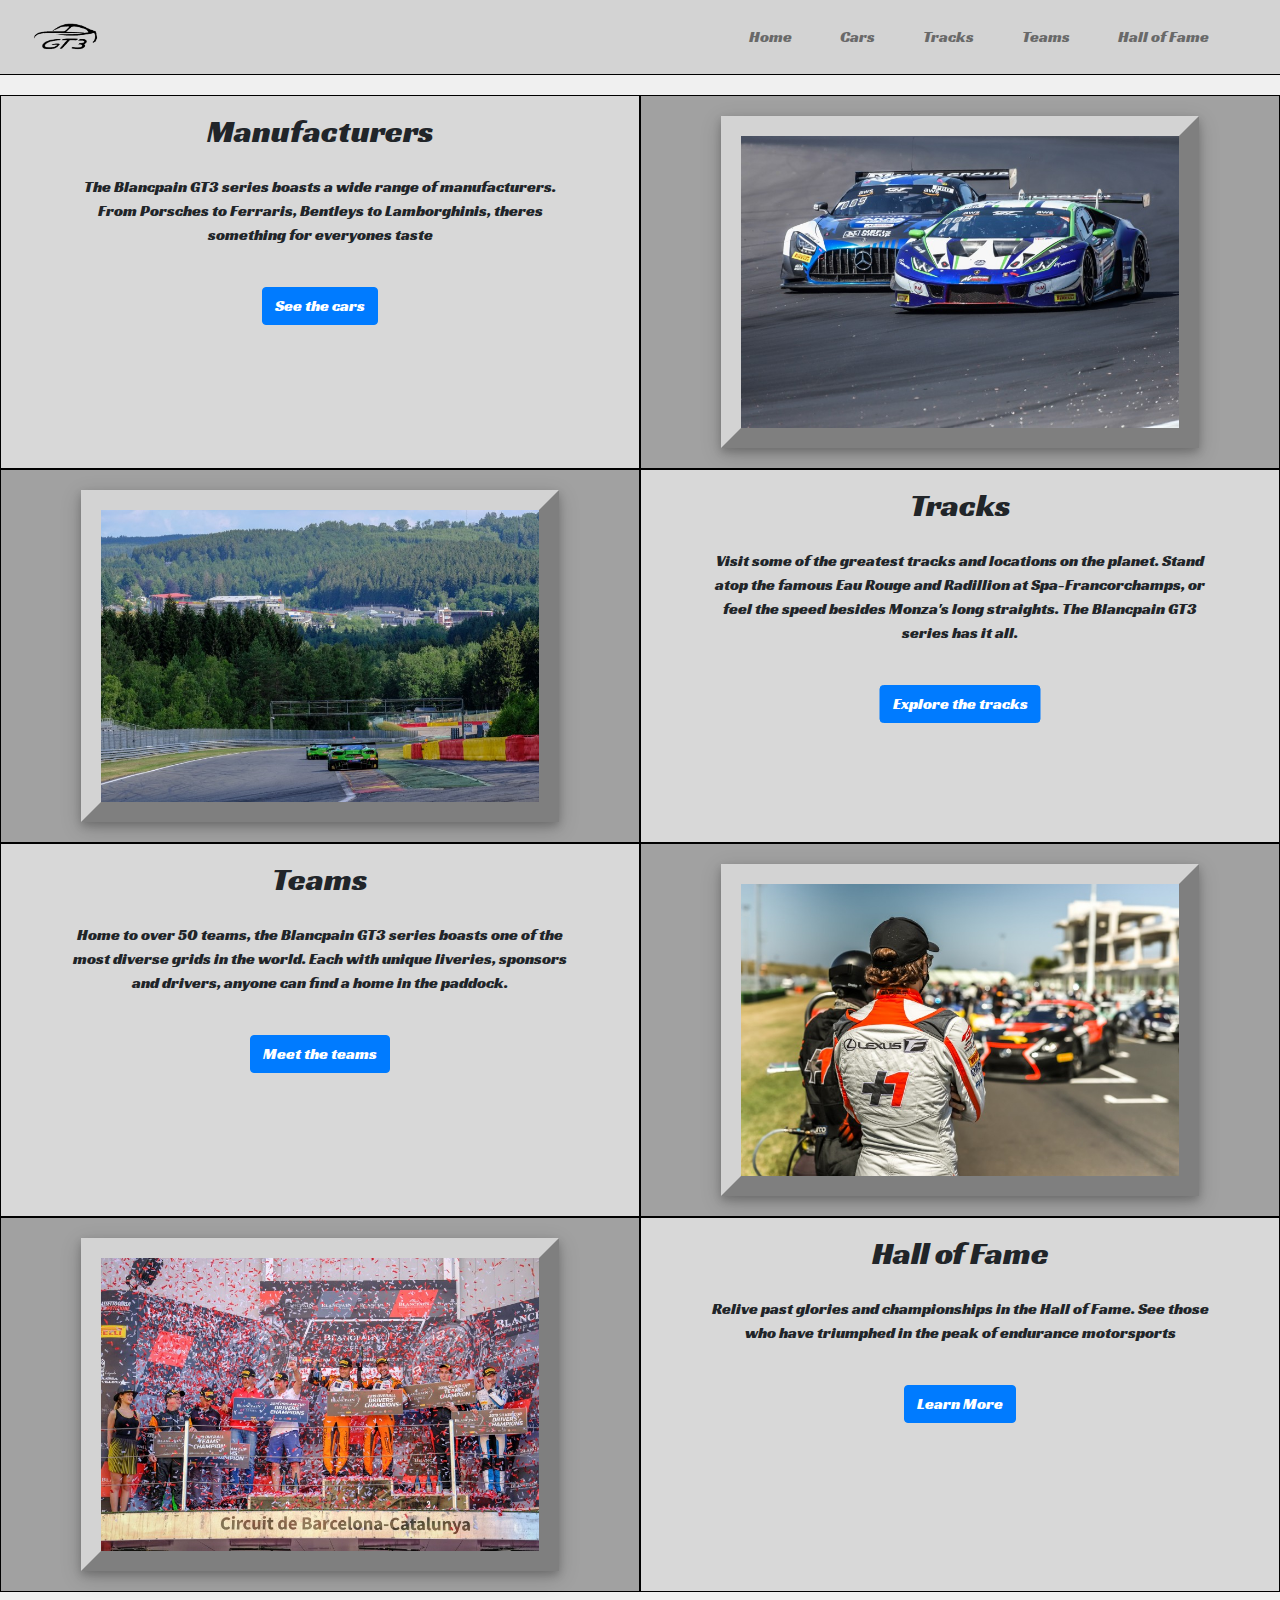
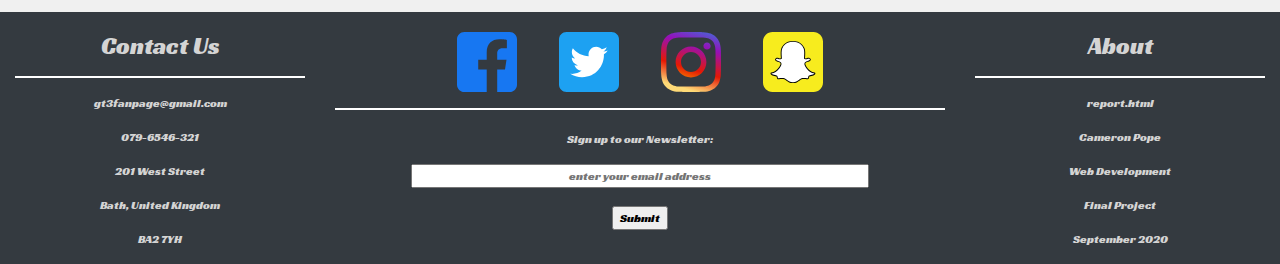
<file: index.html>
<!DOCTYPE HTML>
<!-- Sets the HTML language to Enlgish -->
<html lang="en">

<!-- Contains all the invisible information about the webpage, including title, keyword tags and links to the CSS and bootstrap styling  -->
<head>
    <title>GT3 Fanpage - Home</title>
    <meta charset="utf-8">
    <meta name="description" content="Fan made website for the Blancpain GT3 series">
    <meta name="author" content="Cameron Pope">
    <meta name="keywords" content="Blanpain, GT3, Motorsport, Racing">
    <meta name="viewport" content="width=device-width, initial-scale=1.0"> 
    <link rel="stylesheet" href="https://stackpath.bootstrapcdn.com/bootstrap/4.5.2/css/bootstrap.min.css" integrity="sha384-JcKb8q3iqJ61gNV9KGb8thSsNjpSL0n8PARn9HuZOnIxN0hoP+VmmDGMN5t9UJ0Z" crossorigin="anonymous">
    <script src="https://code.jquery.com/jquery-3.5.1.slim.min.js" integrity="sha384-DfXdz2htPH0lsSSs5nCTpuj/zy4C+OGpamoFVy38MVBnE+IbbVYUew+OrCXaRkfj" crossorigin="anonymous"></script>
    <script src="https://cdn.jsdelivr.net/npm/popper.js@1.16.1/dist/umd/popper.min.js" integrity="sha384-9/reFTGAW83EW2RDu2S0VKaIzap3H66lZH81PoYlFhbGU+6BZp6G7niu735Sk7lN" crossorigin="anonymous"></script>
    <script src="https://stackpath.bootstrapcdn.com/bootstrap/4.5.2/js/bootstrap.min.js" integrity="sha384-B4gt1jrGC7Jh4AgTPSdUtOBvfO8shuf57BaghqFfPlYxofvL8/KUEfYiJOMMV+rV" crossorigin="anonymous"></script>
    <link rel="stylesheet" type="text/css" href="CSS/style.css">
    <link href="https://fonts.googleapis.com/css2?family=Racing+Sans+One&display=swap" rel="stylesheet">
    <link rel="shortcut icon" type="image/x-icon" href="images/Logo_transparent.png">
</head>

<!-- Contains all the visible content on the webpage, including the header, footer and webpage content -->
<body>
    <!-- Contains the HTML for the top navbar, with Bootstrap styling. navbar-expand-md sets the breakpoint for the navbar toggling between mobile and desktop viewing, navbar-light sets the navbar text colour, and sticky-top means the navbar will stay at the top of the screen even while scrolling -->
    <nav class="navbar navbar-expand-md navbar-light sticky-top">
        <div class="container-fluid">
            <!-- Contains the logo for the webpage, using Bootstrap navbar classes for the styling -->
            <a class="navbar-brand" href="index.html"><img src="images/Logo_transparent.png" class="logo"></a>
            <button class="navbar-toggler" type="button" data-toggle="collapse" data-target="#navbarResponsive">
            <span class="navbar-toggler-icon"></span>
            </button>
            <div class="collapse navbar-collapse" id="navbarResponsive">
                <!-- Contains all the navbar links to other pages -->
                <ul class="navbar-nav ml-auto">
                    <li class="nav-item">
                        <a class="nav-link" href="index.html">Home</a>
                    </li>
                    <li class="nav-item">
                        <a class="nav-link" href="cars.html">Cars</a>
                    </li>
                    <li class="nav-item">
                        <a class="nav-link" href="tracks.html">Tracks</a>
                    </li>
                    <li class="nav-item">
                        <a class="nav-link" href="teams.html">Teams</a>
                    </li>
                    <li class="nav-item">
                        <a class="nav-link" href="hall-of-fame.html">Hall of Fame</a>
                    </li>
                </ul>
            </div>
        </div>
    </nav>
    
    <!-- Contains all the HTML for the main page content. Bootstrap classes are used for the grid layout. Each row has 12 columns, so col-md-6 means that column takes half of the pages width. The md controls the breakpoint to switch between desktop and mobile -->
    <div class="container-fluid padding">
        <div class="row">
            <!-- Div specifies the column breakpoint and width -->
            <div class="col-md-6 text-div">
                <!-- Contains the heading for the sub-section, as well as the paragraph content below and the button which leads to the relevent page -->
                <h2 class="main-heading">Manufacturers</h2>
                <p class="main-text">The Blancpain GT3 series boasts a wide range of manufacturers. From Porsches to Ferraris, Bentleys to Lamborghinis, theres something for everyones taste</p>
                <br><a href="cars.html" class="btn btn-primary">See the cars</a>
            </div>
            <div class="col-md-6 img-div">
                <!-- All images taken coutersy of gt-world-challenge-europe.com -->
                <img src="images/carspic.jpeg" class="img-fluid" alt="Lamborghini and AMG duel it out on track">
            </div>
        </div>
        
        <div class="row">
            <div class="col-md-6 img-div">
                <img src="images/trackspic.jpeg" class="img-fluid" alt="Duo of Ferrari's head down to Pouhon at Spa">
            </div>
            <div class="col-md-6 text-div">
                <h2 class="main-heading">Tracks</h2>
                <p class="main-text">Visit some of the greatest tracks and locations on the planet. Stand atop the famous Eau Rouge and Radillion at Spa-Francorchamps, or feel the speed besides Monza's long straights. The Blancpain GT3 series has it all.</p>
                <br><a href="tracks.html" class="btn btn-primary">Explore the tracks</a>
            </div>
        </div>
        
        <div class="row">
            <div class="col-md-6 text-div">
                <h2 class="main-heading">Teams</h2>
                <p class="main-text">Home to over 50 teams, the Blancpain GT3 series boasts one of the most diverse grids in the world. Each with unique liveries, sponsors and drivers, anyone can find a home in the paddock.</p>
                <br><a href="teams.html" class="btn btn-primary">Meet the teams</a>
            </div>
            <div class="col-md-6 img-div">
                    <img src="images/driverspic.jpeg" class="img-fluid" alt="Driver discusses with his race engineer before the race start">
            </div>
        </div>
    
        <div class="row">
            <div class="col-md-6 img-div">
                <img src="images/trophypic.jpeg" class="img-fluid" alt="Drivers champions celebrate their victory on the podium">
            </div>
            <div class="col-md-6 text-div">
                <h2 class="main-heading">Hall of Fame</h2>
                <p class="main-text">Relive past glories and championships in the Hall of Fame. See those who have triumphed in the peak of endurance motorsports</p>
                <br><a href="hall-of-fame.html" class="btn btn-primary">Learn More</a>
            </div>
        </div>
    </div>
    
    <!-- Contains HTML for the footer. Similar bootstrap classes used to the navbar for styling and layout -->
    <footer class="footer-dark bg-dark">
        <div class="container-fluid padding">
            <div class="row text-center footer-text">
                <!-- Column of width 3/12 for the contact us information -->
                <div class="col-md-3">
                    <h3 class="contact padding">Contact Us</h3>
                    <hr class="line">
                    <!-- When clicked on, will open an email to the specified address -->
                    <p><a href="mailto:gt3fanpage@gmail.com" class="email">gt3fanpage@gmail.com</a></p>
                    <p>079-6546-321</p>
                    <p>201 West Street</p>
                    <p>Bath, United Kingdom</p>
                    <p>BA2 7YH</p>
                </div>
                
                <!-- Column of width 6/12 Contains all of the social icons with links to the relevant pages. In a real site these will link directly to the social pages for the website. For the purposes of demonstration these direct to the home page of the site -->
                <div class="col-md-6 social padding">
                    <a href="https://www.facebook.com" target="_blank" class="socialIcons"><img src="images/facebook.svg" width="60px"></a>
                    <a href="https://www.twitter.com" target="_blank" class="socialIcons"><img src="images/twitter.svg" width="60px"></a>
                    <a href="https://www.instragram.com" target="_blank" class="socialIcons"><img src="images/instagram.svg" width="60px"></a>
                    <a href="https://www.snapchat.com" target="_blank" class="socialIcons"><img src="images/snapchat.svg" width="60px"></a>
                    <hr class="line">
                    
                    <!-- Contains the input box signing up to the newsletter, as well as javascript validation of the email to check it is in valid format before submission to the server -->
                    <div class="footerInput padding">
                        <div class="email">
                            <p class="label">Sign up to our Newsletter:</p>
                            <form name="emailValidation" action="#">
                                <div class="emailList">
                                    <li><input type = 'text' name = 'email' placeholder="enter your email address" class="inputBox"/></li>
                                    <li>&nbsp;</li>
                                    <li class="Validation"><input type="submit" name="Validation" value="Submit" onclick="EmailValidation(document.emailValidation.email)"></li>
                                </div>
                            </form>
                        </div>
                    </div>
                </div>
                
                <!-- Contains HTML for the "about" section -->
                <div class="col-md-3">
                    <h3 class="contact padding">About</h3>
                    <hr class="line">
                    <p><a href="report.html" class="report">report.html</a></p>
                    <p>Cameron Pope</p>
                    <p>Web Development</p>
                    <p> Final Project</p>
                    <p>September 2020</p>
                </div>
            </div>
        </div>
    </footer>
    
    <!-- Link to javascipt files -->
    <script src="javascript/email-validation.js"></script>
</body>
    
</html>
</file>
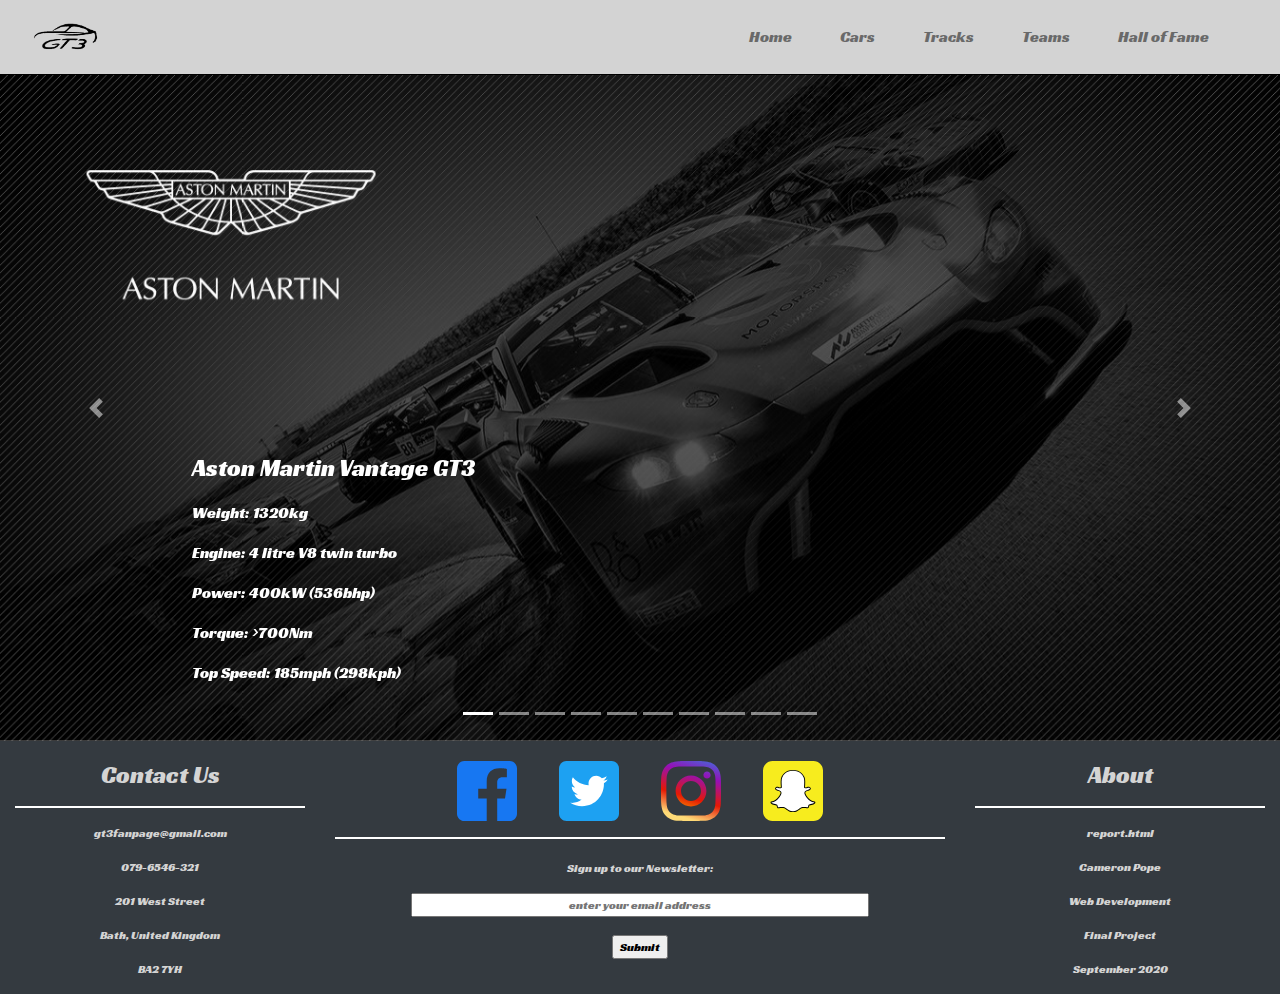
<file: cars.html>
<!DOCTYPE HTML>

<html lang="en">

<head>
    <!-- Contains all the invisible information about the webpage, including title, keyword tags and links to the CSS and bootstrap styling  -->
    <title>GT3 Fanpage - Cars</title>
    <meta charset="utf-8">
    <meta name="description" content="Fan made website for the Blancpain GT3 series">
    <meta name="author" content="Cameron Pope">
    <meta name="keywords" content="Blanpain, GT3, Motorsport, Racing">
    <meta name="viewport" content="width=device-width, initial-scale=1.0"> 
    <link rel="stylesheet" href="https://stackpath.bootstrapcdn.com/bootstrap/4.5.2/css/bootstrap.min.css" integrity="sha384-JcKb8q3iqJ61gNV9KGb8thSsNjpSL0n8PARn9HuZOnIxN0hoP+VmmDGMN5t9UJ0Z" crossorigin="anonymous">
    <script src="https://code.jquery.com/jquery-3.5.1.slim.min.js" integrity="sha384-DfXdz2htPH0lsSSs5nCTpuj/zy4C+OGpamoFVy38MVBnE+IbbVYUew+OrCXaRkfj" crossorigin="anonymous"></script>
    <script src="https://cdn.jsdelivr.net/npm/popper.js@1.16.1/dist/umd/popper.min.js" integrity="sha384-9/reFTGAW83EW2RDu2S0VKaIzap3H66lZH81PoYlFhbGU+6BZp6G7niu735Sk7lN" crossorigin="anonymous"></script>
    <script src="https://stackpath.bootstrapcdn.com/bootstrap/4.5.2/js/bootstrap.min.js" integrity="sha384-B4gt1jrGC7Jh4AgTPSdUtOBvfO8shuf57BaghqFfPlYxofvL8/KUEfYiJOMMV+rV" crossorigin="anonymous"></script>
    <link rel="stylesheet" type="text/css" href="CSS/style.css">  
    <link href="https://fonts.googleapis.com/css2?family=Racing+Sans+One&display=swap" rel="stylesheet">
    <link rel="shortcut icon" type="image/x-icon" href="images/Logo_transparent.png">
</head>
    
<body>
    <!-- Contains the HTML for the top navbar, with Bootstrap styling. navbar-expand-md sets the breakpoint for the navbar toggling between mobile and desktop viewing, navbar-light sets the navbar text colour, and sticky-top means the navbar will stay at the top of the screen even while scrolling -->
    <nav class="navbar navbar-expand-md navbar-light sticky-top">
        <div class="container-fluid">
            <!-- Contains the logo for the webpage, using Bootstrap navbar classes for the styling -->
            <a class="navbar-brand" href="index.html"><img src="images/Logo_transparent.png" alt="GT3 page logo" class="logo"></a>
            <button class="navbar-toggler" type="button" data-toggle="collapse" data-target="#navbarResponsive">
            <span class="navbar-toggler-icon"></span>
            </button>
            <div class="collapse navbar-collapse" id="navbarResponsive">
                <!-- Contains all the navbar links to other pages -->
                <ul class="navbar-nav ml-auto">
                    <li class="nav-item">
                        <a class="nav-link" href="index.html">Home</a>
                    </li>
                    <li class="nav-item">
                        <a class="nav-link" href="cars.html">Cars</a>
                    </li>
                    <li class="nav-item">
                        <a class="nav-link" href="tracks.html">Tracks</a>
                    </li>
                    <li class="nav-item">
                        <a class="nav-link" href="teams.html">Teams</a>
                    </li>
                    <li class="nav-item">
                        <a class="nav-link" href="hall-of-fame.html">Hall of Fame</a>
                    </li>
                </ul>
            </div>
        </div>
    </nav>
    
    <!-- Contains the setup for the carousel, initializing each slide. Inspiration and syntax help from https://getbootstrap.com/docs/4.0/components/carousel/ -->
    <div id="slides" class="carousel slide" data-ride="carousel">
        <ul class="carousel-indicators">
            <li data-target="#slides" data-slide-to="0" class="active"></li>
            <li data-target="#slides" data-slide-to="1"></li>
            <li data-target="#slides" data-slide-to="2"></li>
            <li data-target="#slides" data-slide-to="3"></li>
            <li data-target="#slides" data-slide-to="4"></li>
            <li data-target="#slides" data-slide-to="5"></li>
            <li data-target="#slides" data-slide-to="6"></li>
            <li data-target="#slides" data-slide-to="7"></li>
            <li data-target="#slides" data-slide-to="8"></li>
            <li data-target="#slides" data-slide-to="9"></li>
        </ul> 
        <!-- Div contains the contents for each slide. First div set to active by default -->
    <div class="carousel-inner">
        <div class="carousel-item active">
            <!-- Link to the carousel image -->
            <img src="images/Cars/aston-martin.jpeg" alt="Aston Martin picture" class="car-img">
            <div class="carousel-caption">
                <!-- Contains the information that will be drawn inside the carousel slide -->
                <h4>Aston Martin Vantage GT3</h4>
                <p> Weight: 1320kg</p>
                <p>Engine: 4 litre V8 twin turbo</p>
                <p>Power: 400kW (536bhp)</p>
                <p>Torque: >700Nm</p>
                <p>Top Speed: 185mph (298kph)</p>
            </div>
        </div>
        <div class="carousel-item">
            <img src="images/Cars/audi.jpeg" alt="Audi picture" class="car-img">
            <div class="carousel-caption">
                <h4>Audi R8 LMS GT3</h4>
                <p> Weight: 1235kg</p>
                <p>Engine: 5.2 litre Naturally Aspirated V10</p>
                <p>Power: 436kW (585bhp)</p>
                <p>Torque: >550Nm</p>
                <p>Top Speed: 189mph (305kph)</p>
            </div>
        </div>
        <div class="carousel-item">
            <img src="images/Cars/bentley.jpeg" alt="Bentley picture" class="car-img">
            <div class="carousel-caption">
                <h4>Bentley Continental GT3</h4>
                <p> Weight: 1300kg</p>
                <p>Engine: 4 litre V8 twin turbo</p>
                <p>Power: 410kW (550bhp)</p>
                <p>Torque: >700Nm</p>
                <p>Top Speed: 205mph (330kph)</p>
            </div>
        </div>
        <div class="carousel-item">
            <img src="images/Cars/bmw.jpeg" alt="BMW picture" class="car-img">
            <div class="carousel-caption">
                <h4>BMW M6 GT3</h4>
                <p> Weight: 1300kg</p>
                <p>Engine: 4.4 litre V8 twin turbo</p>
                <p>Power: 436kW (585bhp)</p>
                <p>Torque: >550Nm</p>
                <p>Top Speed: 186mph (299kph)</p>
            </div>
        </div>
        <div class="carousel-item">
            <img src="images/Cars/ferrari.jpeg" alt="Ferrari picture" class="car-img">
            <div class="carousel-caption">
                <h4>Ferrari 488 GT3</h4>
                <p> Weight: 1260kg</p>
                <p>Engine: 3.9 litre V8 twin turbo</p>
                <p>Power: 447kW (600bhp)</p>
                <p>Torque: >700Nm</p>
                <p>Top Speed: 207mph (333kph)</p>
            </div>
        </div>
        <div class="carousel-item">
            <img src="images/Cars/honda-nsx.jpeg" alt="Honda picture" class="car-img">
            <div class="carousel-caption">
                <h4>Honda NSX GT3</h4>
                <p> Weight: 1240kg</p>
                <p>Engine: 3.5 litre V6 twin turbo V10</p>
                <p>Power: 427kW (581bhp)</p>
                <p>Torque: >646Nm</p>
                <p>Top Speed: 191mph (307kph)</p>
            </div>
        </div>
        <div class="carousel-item">
            <img src="images/Cars/lamborghini.jpeg" alt="Lamborghini picture" class="car-img">
            <div class="carousel-caption">
                <h4>Lamborghini Huracán GT3 EVO</h4>
                <p> Weight: 1230kg</p>
                <p>Engine: 5.2 litre Naturally Aspirated V10</p>
                <p>Power: 432kW (580bhp)</p>
                <p>Torque: >560Nm</p>
                <p>Top Speed: 205mph (329kph)</p>
            </div>
        </div>
        <div class="carousel-item">
            <img src="images/Cars/lexus.jpeg" alt="Lexus picture" class="car-img">
            <div class="carousel-caption">
                <h4>Lexus RC F GT3</h4>
                <p> Weight: 1300kg</p>
                <p>Engine: 5.4 litre Naturally Aspirated V8</p>
                <p>Power: 373+kW (500+bhp)</p>
                <p>Torque: Undisclosed</p>
                <p>Top Speed: 176mph (283kph)</p>
            </div>
        </div>
        <div class="carousel-item">
            <img src="images/Cars/mercedes.jpeg" alt="Mercedes picture" class="car-img">
            <div class="carousel-caption">
                <h4>Mercedes-AMG GT3</h4>
                <p> Weight: 1285kg</p>
                <p>Engine: 6.2 litre Naturally Aspirated V8</p>
                <p>Power: 447kW (600bhp)</p>
                <p>Torque: 680-900Nm</p>
                <p>Top Speed: 180+mph (290+kph)</p>
            </div>
        </div>
        <div class="carousel-item">
            <img src="images/Cars/porsche.jpeg" alt="Porsche picture" class="car-img">
            <div class="carousel-caption">
                <h4>Porsche 991 GT3 R II</h4>
                <p> Weight: 1430kg</p>
                <p>Engine: 4.0 litre flat six</p>
                <p>Power: 405kW (543bhp)</p>
                <p>Torque: >460Nm</p>
                <p>Top Speed: 198mph (318kph)</p>
            </div>
        </div>
    </div>
        <!-- Contains the buttons on the carousel for navigation between slides -->
    <a class="carousel-control-prev" href="#slides" role="button" data-slide="prev">
        <span class="carousel-control-prev-icon" aria-hidden="true"></span>
        <span class="sr-only">Previous</span>
    </a>
    <a class="carousel-control-next" href="#slides" role="button" data-slide="next">
        <span class="carousel-control-next-icon" aria-hidden="true"></span>
        <span class="sr-only">Next</span>
    </a>
    </div>
        
        <!-- Contains HTML for the footer. Similar bootstrap classes used to the navbar for styling and layout -->
      <footer class="footer-dark bg-dark">
        <div class="container-fluid">
            <div class="row text-center footer-text">
                <!-- Column of width 3/12 for the contact us information -->
                <div class="col-md-3">
                    <h3 class="contact padding">Contact Us</h3>
                    <hr class="line">
                    <!-- When clicked on, will open an email to the specified address -->
                    <p><a href="mailto:gt3fanpage@gmail.com" class="email">gt3fanpage@gmail.com</a></p>
                    <p>079-6546-321</p>
                    <p>201 West Street</p>
                    <p>Bath, United Kingdom</p>
                    <p>BA2 7YH</p>
                </div>
                
                <!-- Column of width 6/12 Contains all of the social icons with links to the relevant pages. In a real site these will link directly to the social pages for the website. For the purposes of demonstration these direct to the home page of the site -->
                <div class="col-md-6 social padding">
                    <a href="https://www.facebook.com" target="_blank" class="socialIcons"><img src="images/facebook.svg" width="60px"></a>
                    <a href="https://www.twitter.com" target="_blank" class="socialIcons"><img src="images/twitter.svg" width="60px"></a>
                    <a href="https://www.instragram.com" target="_blank" class="socialIcons"><img src="images/instagram.svg" width="60px"></a>
                    <a href="https://www.snapchat.com" target="_blank" class="socialIcons"><img src="images/snapchat.svg" width="60px"></a>
                    <hr class="line">
                    
                     <!-- Contains the input box signing up to the newsletter, as well as javascript validation of the email to check it is in valid format before submission to the server -->
                    <div class="footerInput padding">
                        <div class="email">
                            <p class="label">Sign up to our Newsletter:</p>
                            <form name="emailValidation" action="#">
                                <div class="emailList">
                                    <li><input type = 'text' name = 'email' placeholder="enter your email address" class="inputBox"/></li>
                                    <li>&nbsp;</li>
                                    <li class="Validation"><input type="submit" name="Validation" value="Submit" onclick="EmailValidation(document.emailValidation.email)"></li>
                                </div>
                            </form>
                        </div>
                    </div>
                </div>
                
                <!-- Contains HTML for the "about" section -->
                <div class="col-md-3">
                    <h3 class="contact padding">About</h3>
                    <hr class="line">
                    <p><a href="report.html" class="report">report.html</a></p>
                    <p>Cameron Pope</p>
                    <p>Web Development</p>
                    <p> Final Project</p>
                    <p>September 2020</p>
                </div>
            </div>
        </div>
    </footer>
    
    <!-- Link to javascipt files -->
    <script src="javascript/email-validation.js"></script>
    
</body>
    
</html>
</file>
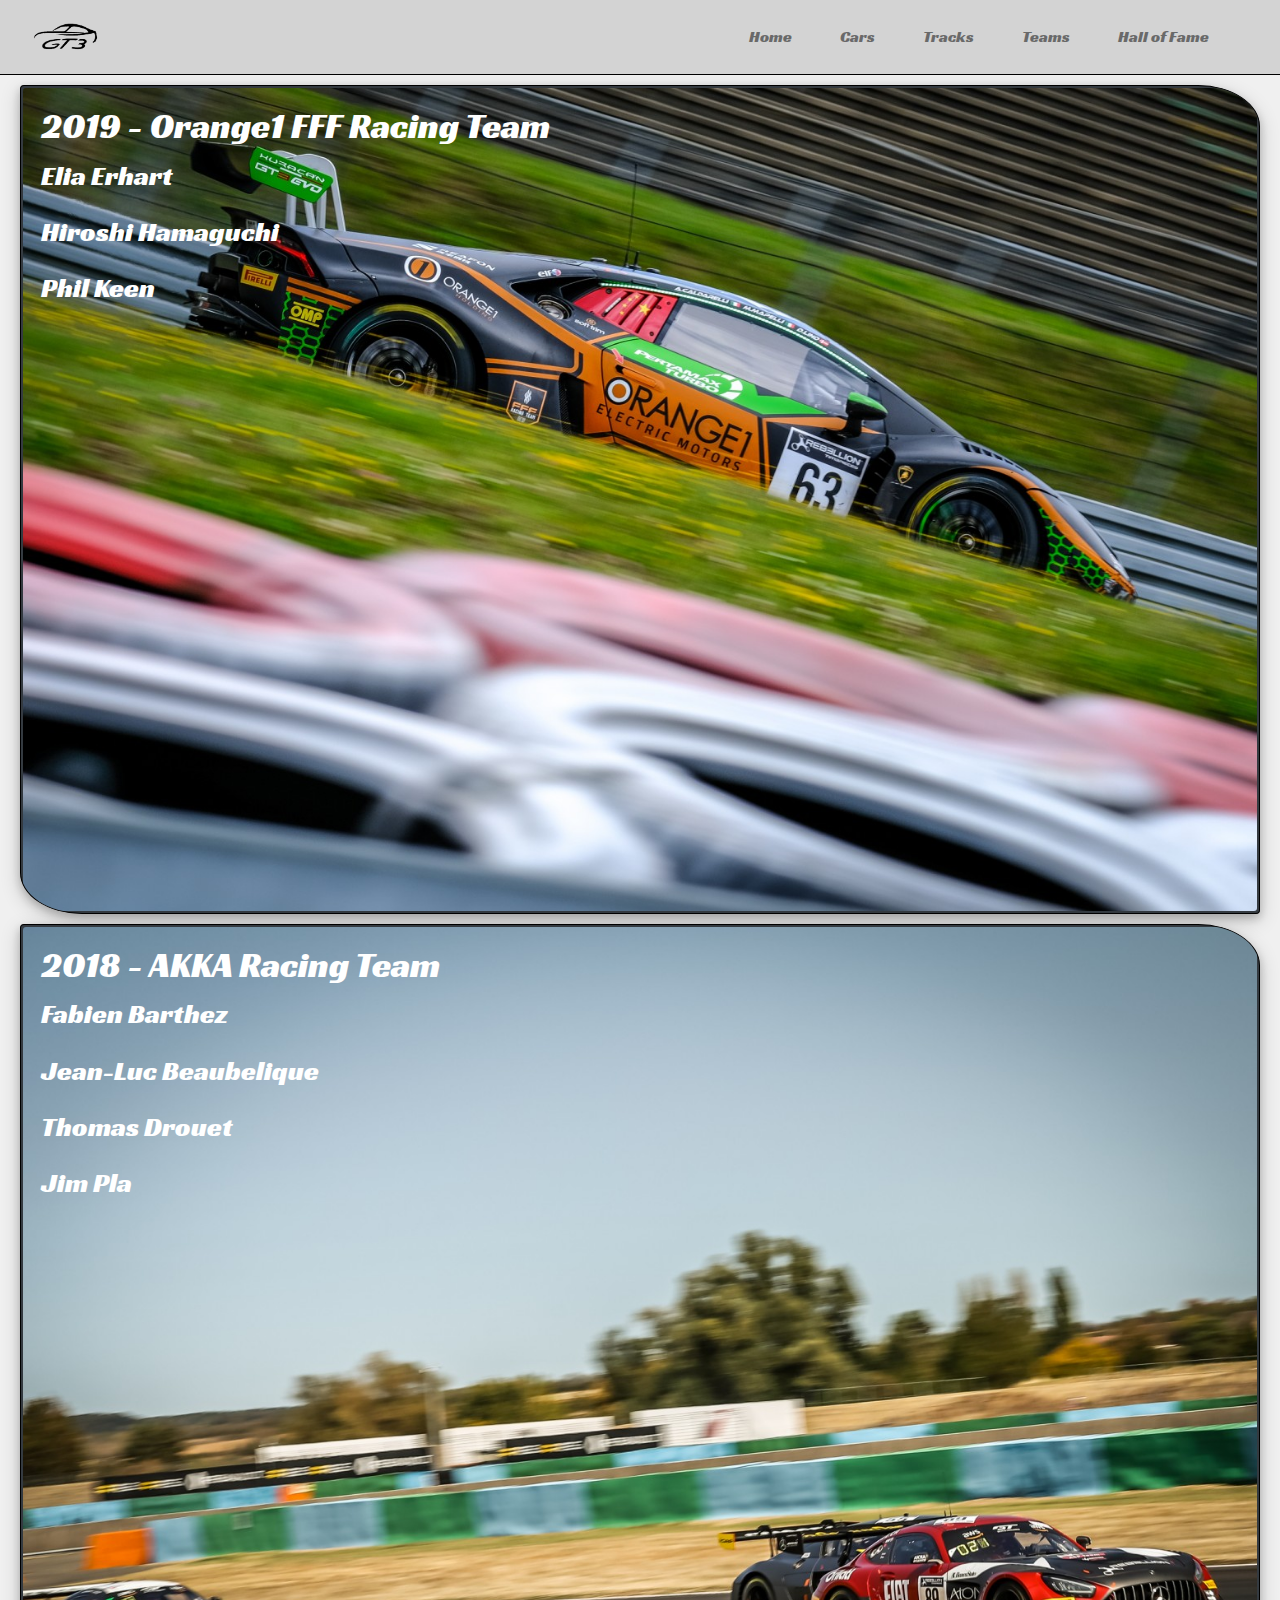
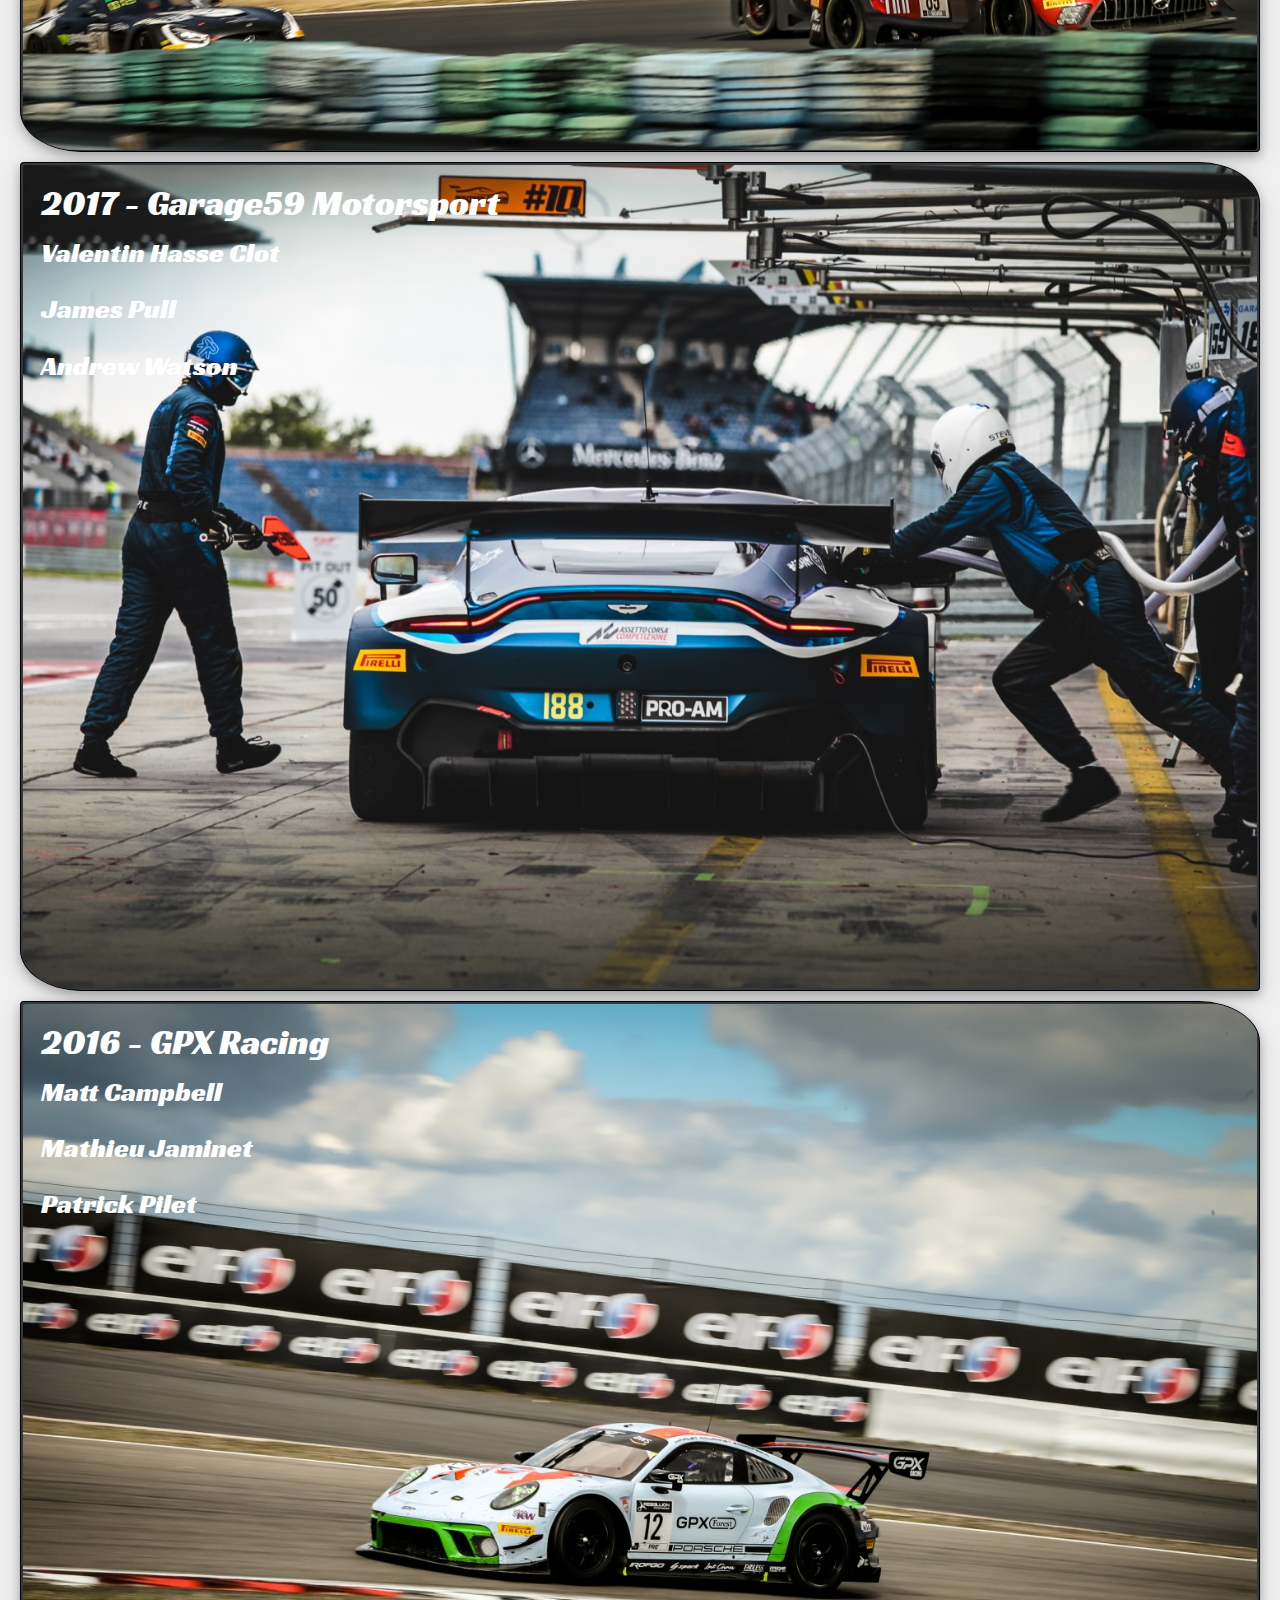
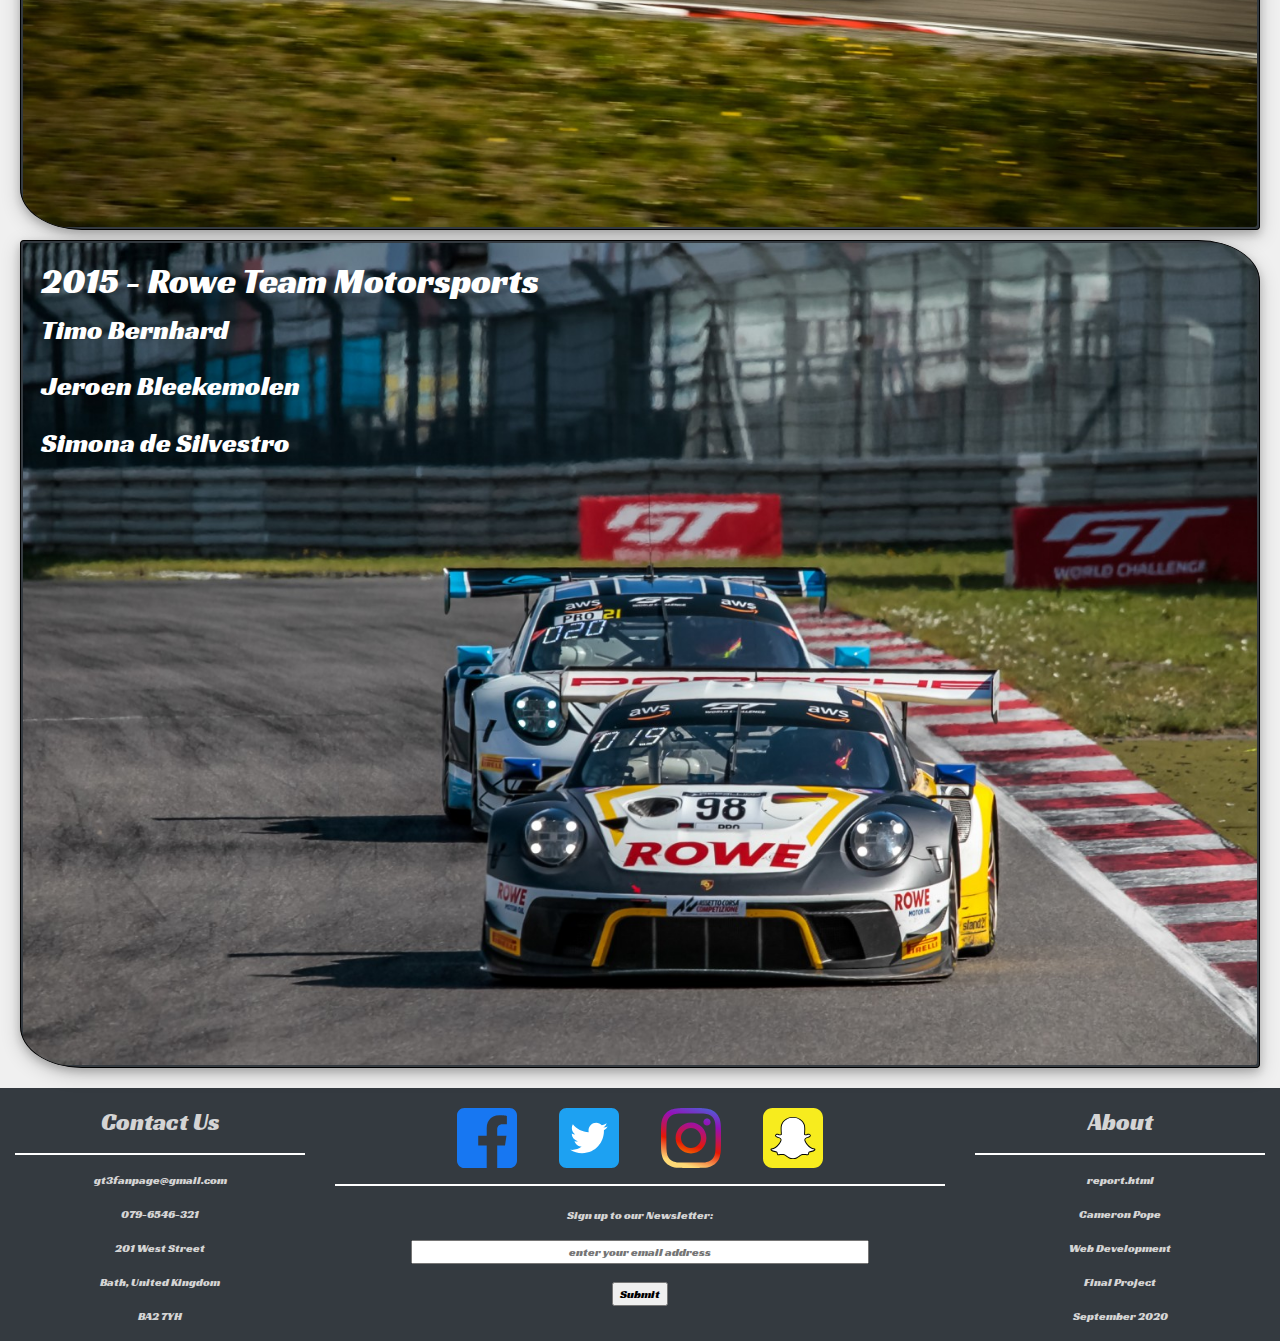
<file: hall-of-fame.html>
<!DOCTYPE HTML>

<html lang="en">

<head>
   <!-- Contains all the invisible information about the webpage, including title, keyword tags and links to the CSS and bootstrap styling  -->
    <title>GT3 Fanpage - Hall of Fame</title>
    <meta charset="utf-8">
    <meta name="description" content="Fan made website for the Blancpain GT3 series">
    <meta name="author" content="Cameron Pope">
    <meta name="keywords" content="Blanpain, GT3, Motorsport, Racing">
    <meta name="viewport" content="width=device-width, initial-scale=1.0"> 
    <link rel="stylesheet" href="https://stackpath.bootstrapcdn.com/bootstrap/4.5.2/css/bootstrap.min.css" integrity="sha384-JcKb8q3iqJ61gNV9KGb8thSsNjpSL0n8PARn9HuZOnIxN0hoP+VmmDGMN5t9UJ0Z" crossorigin="anonymous">
    <script src="https://code.jquery.com/jquery-3.5.1.slim.min.js" integrity="sha384-DfXdz2htPH0lsSSs5nCTpuj/zy4C+OGpamoFVy38MVBnE+IbbVYUew+OrCXaRkfj" crossorigin="anonymous"></script>
    <script src="https://cdn.jsdelivr.net/npm/popper.js@1.16.1/dist/umd/popper.min.js" integrity="sha384-9/reFTGAW83EW2RDu2S0VKaIzap3H66lZH81PoYlFhbGU+6BZp6G7niu735Sk7lN" crossorigin="anonymous"></script>
    <script src="https://stackpath.bootstrapcdn.com/bootstrap/4.5.2/js/bootstrap.min.js" integrity="sha384-B4gt1jrGC7Jh4AgTPSdUtOBvfO8shuf57BaghqFfPlYxofvL8/KUEfYiJOMMV+rV" crossorigin="anonymous"></script>
    <link rel="stylesheet" type="text/css" href="CSS/style.css">    
    <link href="https://fonts.googleapis.com/css2?family=Racing+Sans+One&display=swap" rel="stylesheet">
    <link rel="shortcut icon" type="image/x-icon" href="images/Logo_transparent.png">
</head>
<body>
    <!-- Contains the HTML for the top navbar, with Bootstrap styling. navbar-expand-md sets the breakpoint for the navbar toggling between mobile and desktop viewing, navbar-light sets the navbar text colour, and sticky-top means the navbar will stay at the top of the screen even while scrolling -->
    <nav class="navbar navbar-expand-md navbar-light sticky-top">
        <div class="container-fluid">
            <!-- Contains the logo for the webpage, using Bootstrap navbar classes for the styling -->
            <a class="navbar-brand" href="index.html"><img src="images/Logo_transparent.png" class="logo"></a>
            <button class="navbar-toggler" type="button" data-toggle="collapse" data-target="#navbarResponsive">
            <span class="navbar-toggler-icon"></span>
            </button>
            <div class="collapse navbar-collapse" id="navbarResponsive">
                <!-- Contains all the navbar links to other pages -->
                <ul class="navbar-nav ml-auto">
                    <li class="nav-item">
                        <a class="nav-link" href="index.html">Home</a>
                    </li>
                    <li class="nav-item">
                        <a class="nav-link" href="cars.html">Cars</a>
                    </li>
                    <li class="nav-item">
                        <a class="nav-link" href="tracks.html">Tracks</a>
                    </li>
                    <li class="nav-item">
                        <a class="nav-link" href="teams.html">Teams</a>
                    </li>
                    <li class="nav-item">
                        <a class="nav-link" href="hall-of-fame.html">Hall of Fame</a>
                    </li>
                </ul>
            </div>
        </div>
    </nav>
    
    <!-- Contains the HTML for the bootstrap cards using bootstrap classes. Help with cards from https://getbootstrap.com/docs/4.0/components/card/ -->
    <div class="card bg-dark text-white team-card">
        <!-- Contains the image for the card -->
        <img class="card-img" src="images/Hall-of-Fame/Orange1.jpeg" alt="Orange1 FFF racing team lamborghini">
        <!-- sets the text to overlay the image -->
        <div class="card-img-overlay">
            <!-- Contains the text content for the cards -->
            <h5 class="card-title-HOF">2019 - Orange1 FFF Racing Team</h5>
            <p class="card-text-HOF">Elia Erhart</p>
            <p class="card-text-HOF">Hiroshi Hamaguchi</p>
            <p class="card-text-HOF">Phil Keen</p>
        </div>
    </div>
    <div class="card bg-dark text-white team-card">
        <img class="card-img" src="/images/Hall-of-Fame/AKKA.jpeg" alt="AKKA Racing Team Mercedes AMG">
        <div class="card-img-overlay">
            <h5 class="card-title-HOF">2018 - AKKA Racing Team</h5>
            <p class="card-text-HOF">Fabien Barthez</p>
            <p class="card-text-HOF">Jean-Luc Beaubelique</p>
            <p class="card-text-HOF">Thomas Drouet</p>
            <p class="card-text-HOF">Jim Pla</p>
        </div>
    </div>
    <div class="card bg-dark text-white team-card">
        <img class="card-img" src="images/Hall-of-Fame/Garage59.jpeg" alt="Garage59 Motorsport Aston Martinh">
        <div class="card-img-overlay">
            <h5 class="card-title-HOF">2017 - Garage59 Motorsport</h5>
            <p class="card-text-HOF">Valentin Hasse Clot</p>
            <p class="card-text-HOF">James Pull</p>
            <p class="card-text-HOF">Andrew Watson</p>
        </div>
    </div>
    <div class="card bg-dark text-white team-card">
        <img class="card-img" src="images/Hall-of-Fame/GPX.jpeg" alt="GPX Racing Porsche 991.2">
        <div class="card-img-overlay">
            <h5 class="card-title-HOF">2016 - GPX Racing</h5>
            <p class="card-text-HOF">Matt Campbell</p>
            <p class="card-text-HOF">Mathieu Jaminet</p>
            <p class="card-text-HOF">Patrick Pilet</p>
        </div>
    </div>
    <div class="card bg-dark text-white team-card">
        <img class="card-img" src="images/Hall-of-Fame/Rowe.jpeg" alt="Rowe Team Motorsports Porsche 991.2">
        <div class="card-img-overlay">
            <h5 class="card-title-HOF">2015 - Rowe Team Motorsports</h5>
            <p class="card-text-HOF">Timo Bernhard</p>
            <p class="card-text-HOF">Jeroen Bleekemolen</p>
            <p class="card-text-HOF">Simona de Silvestro</p>
        </div>
    </div>
    
        <!-- Contains HTML for the footer. Similar bootstrap classes used to the navbar for styling and layout -->
    <footer class="footer-dark bg-dark">
        <div class="container-fluid padding">
            <div class="row text-center footer-text">
                <!-- Column of width 3/12 for the contact us information -->
                <div class="col-md-3">
                    <h3 class="contact padding">Contact Us</h3>
                    <hr class="line">
                    <!-- When clicked on, will open an email to the specified address -->
                    <p><a href="mailto:gt3fanpage@gmail.com" class="email">gt3fanpage@gmail.com</a></p>
                    <p>079-6546-321</p>
                    <p>201 West Street</p>
                    <p>Bath, United Kingdom</p>
                    <p>BA2 7YH</p>
                </div>
                
                <!-- Column of width 6/12 Contains all of the social icons with links to the relevant pages. In a real site these will link directly to the social pages for the website. For the purposes of demonstration these direct to the home page of the site -->
                <div class="col-md-6 social padding">
                    <a href="https://www.facebook.com" target="_blank" class="socialIcons"><img src="images/facebook.svg" width="60px"></a>
                    <a href="https://www.twitter.com" target="_blank" class="socialIcons"><img src="images/twitter.svg" width="60px"></a>
                    <a href="https://www.instragram.com" target="_blank" class="socialIcons"><img src="images/instagram.svg" width="60px"></a>
                    <a href="https://www.snapchat.com" target="_blank" class="socialIcons"><img src="images/snapchat.svg" width="60px"></a>
                    <hr class="line">
                    
                    <!-- Contains the input box signing up to the newsletter, as well as javascript validation of the email to check it is in valid format before submission to the server -->
                    <div class="footerInput padding">
                        <div class="email">
                            <p class="label">Sign up to our Newsletter:</p>
                            <form name="emailValidation" action="#">
                                <div class="emailList">
                                    <li><input type = 'text' name = 'email' placeholder="enter your email address" class="inputBox"/></li>
                                    <li>&nbsp;</li>
                                    <li class="Validation"><input type="submit" name="Validation" value="Submit" onclick="EmailValidation(document.emailValidation.email)"></li>
                                </div>
                            </form>
                        </div>
                    </div>
                </div>
                
                <!-- Contains HTML for the "about" section -->
                <div class="col-md-3">
                    <h3 class="contact padding">About</h3>
                    <hr class="line">
                    <p><a href="report.html" class="report">report.html</a></p>
                    <p>Cameron Pope</p>
                    <p>Web Development</p>
                    <p> Final Project</p>
                    <p>September 2020</p>
                </div>
            </div>
        </div>
    </footer>
    
    <!-- Link to javascipt files -->
    <script src="javascript/email-validation.js"></script>
</body>
    
</html>
</file>
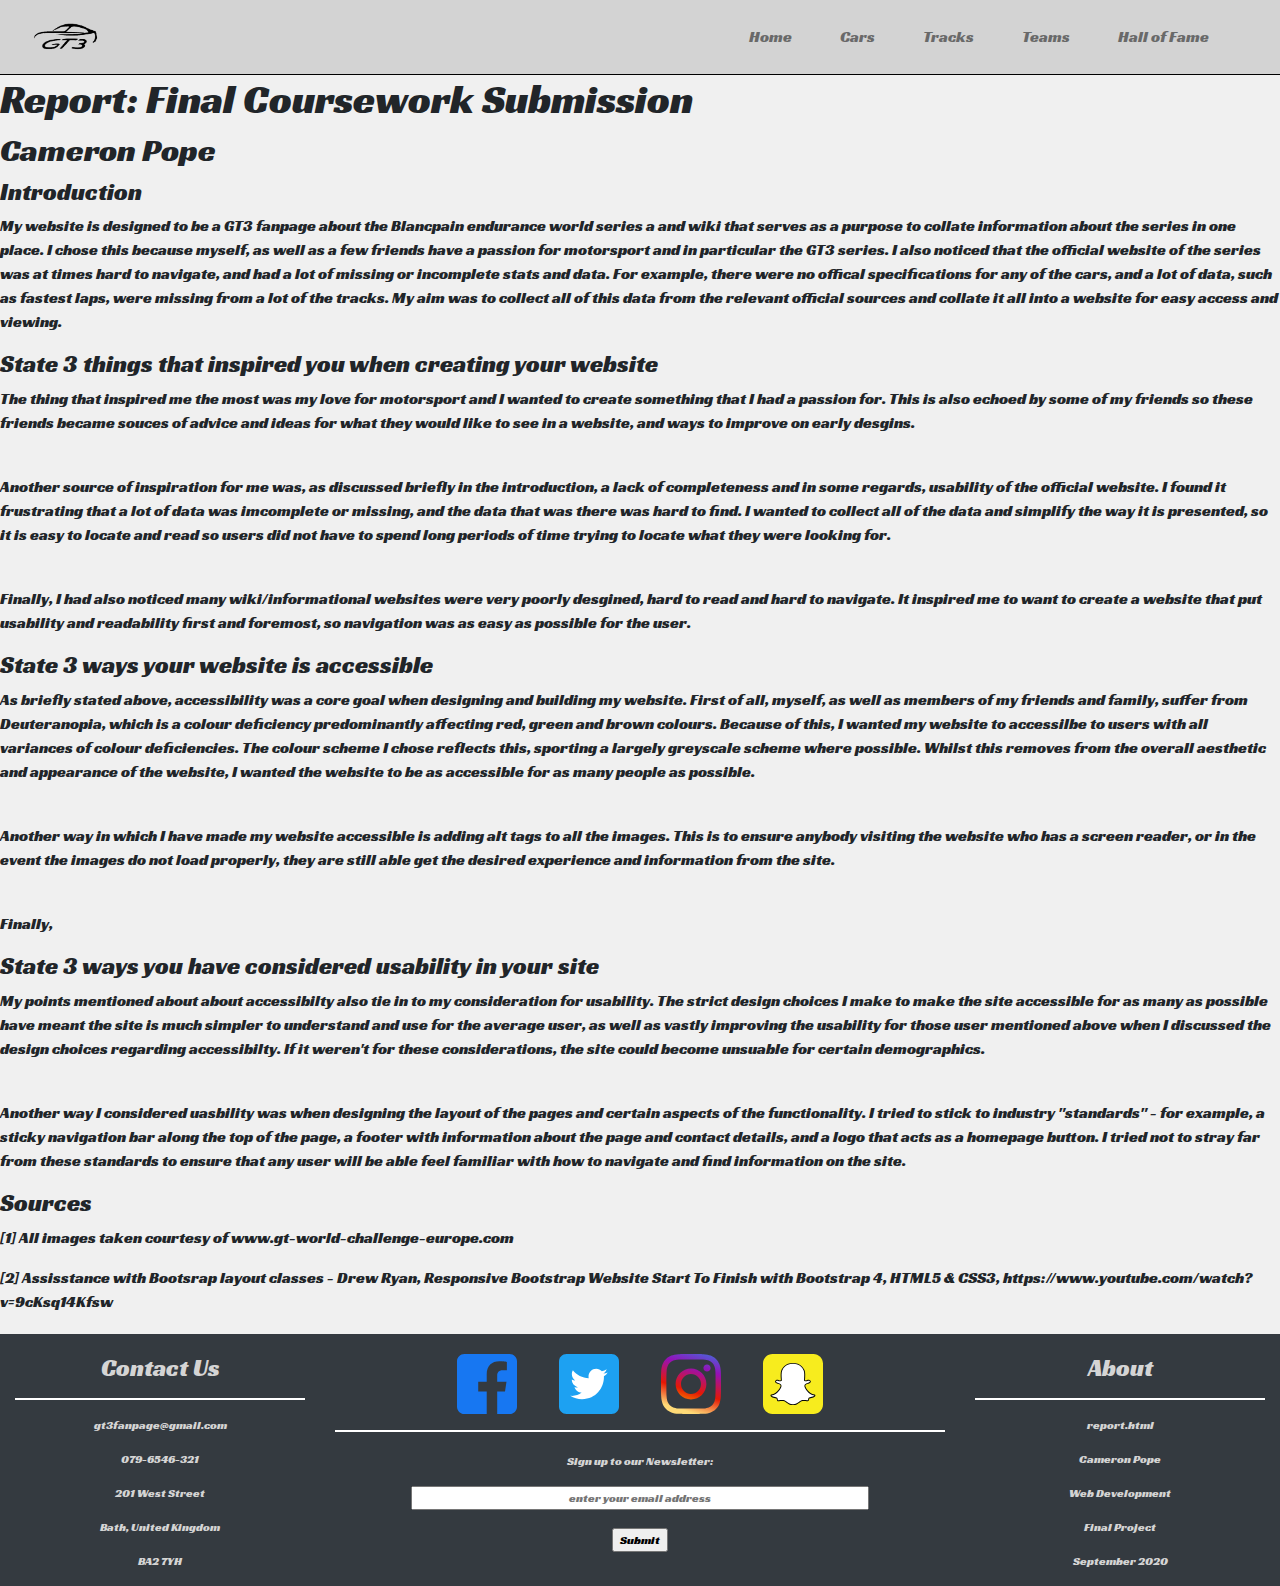
<file: report.html>
<!DOCTYPE HTML>

<html lang="en">

<head>
    <!-- Contains all the invisible information about the webpage, including title, keyword tags and links to the CSS and bootstrap styling  -->
<head>
    <title>Placeholder title</title>
    <meta charset="utf-8">
    <meta name="description" content="Fan made website for the Blancpain GT3 series">
    <meta name="author" content="Cameron Pope">
    <meta name="keywords" content="Blanpain, GT3, Motorsport, Racing">
    <meta name="viewport" content="width=device-width, initial-scale=1.0"> 
    <link rel="stylesheet" href="https://stackpath.bootstrapcdn.com/bootstrap/4.5.2/css/bootstrap.min.css" integrity="sha384-JcKb8q3iqJ61gNV9KGb8thSsNjpSL0n8PARn9HuZOnIxN0hoP+VmmDGMN5t9UJ0Z" crossorigin="anonymous">
    <script src="https://code.jquery.com/jquery-3.5.1.slim.min.js" integrity="sha384-DfXdz2htPH0lsSSs5nCTpuj/zy4C+OGpamoFVy38MVBnE+IbbVYUew+OrCXaRkfj" crossorigin="anonymous"></script>
    <script src="https://cdn.jsdelivr.net/npm/popper.js@1.16.1/dist/umd/popper.min.js" integrity="sha384-9/reFTGAW83EW2RDu2S0VKaIzap3H66lZH81PoYlFhbGU+6BZp6G7niu735Sk7lN" crossorigin="anonymous"></script>
    <script src="https://stackpath.bootstrapcdn.com/bootstrap/4.5.2/js/bootstrap.min.js" integrity="sha384-B4gt1jrGC7Jh4AgTPSdUtOBvfO8shuf57BaghqFfPlYxofvL8/KUEfYiJOMMV+rV" crossorigin="anonymous"></script>
    <link rel="stylesheet" type="text/css" href="CSS/style.css">
    <link href="https://fonts.googleapis.com/css2?family=Racing+Sans+One&display=swap" rel="stylesheet">
</head>

<body>
    <!-- Contains the HTML for the top navbar, with Bootstrap styling. navbar-expand-md sets the breakpoint for the navbar toggling between mobile and desktop viewing, navbar-light sets the navbar text colour, and sticky-top means the navbar will stay at the top of the screen even while scrolling -->
    <nav class="navbar navbar-expand-md navbar-light sticky-top">
        <div class="container-fluid">
            <!-- Contains the logo for the webpage, using Bootstrap navbar classes for the styling -->
            <a class="navbar-brand" href="index.html"><img src="images/Logo_transparent.png" class="logo"></a>
            <button class="navbar-toggler" type="button" data-toggle="collapse" data-target="#navbarResponsive">
            <span class="navbar-toggler-icon"></span>
            </button>
            <div class="collapse navbar-collapse" id="navbarResponsive">
                <!-- Contains all the navbar links to other pages -->
                <ul class="navbar-nav ml-auto">
                    <li class="nav-item">
                        <a class="nav-link" href="index.html">Home</a>
                    </li>
                    <li class="nav-item">
                        <a class="nav-link" href="cars.html">Cars</a>
                    </li>
                    <li class="nav-item">
                        <a class="nav-link" href="tracks.html">Tracks</a>
                    </li>
                    <li class="nav-item">
                        <a class="nav-link" href="teams.html">Teams</a>
                    </li>
                    <li class="nav-item">
                        <a class="nav-link" href="hall-of-fame.html">Hall of Fame</a>
                    </li>
                </ul>
            </div>
        </div>
    </nav>
    
    <h1>Report: Final Coursework Submission</h1>
    <h2>Cameron Pope</h2>
    <h4 class="section-heading">Introduction</h4>
    <p>My website is designed to be a GT3 fanpage about the Blancpain endurance world series a and wiki that serves as a purpose to collate information about the series in one place. I chose this because myself, as well as a few friends have a passion for motorsport and in particular the GT3 series. I also noticed that the official website of the series was at times hard to navigate, and had a lot of missing or incomplete stats and data. For example, there were no offical specifications for any of the cars, and a lot of data, such as fastest laps, were missing from a lot of the tracks. My aim was to collect all of this data from the relevant official sources and collate it all into a website for easy access and viewing.</p>
    
    <h4 class="section-heading">State 3 things that inspired you when creating your website</h4>
    <p>The thing that inspired me the most was my love for motorsport and I wanted to create something that I had a passion for. This is also echoed by some of my friends so these friends became souces of advice and ideas for what they would like to see in a website, and ways to improve on early desgins.</p>
    <br>
    <p>Another source of inspiration for me was, as discussed briefly in the introduction, a lack of completeness and in some regards, usability of the official website. I found it frustrating that a lot of data was imcomplete or missing, and the data that was there was hard to find. I wanted to collect all of the data and simplify the way it is presented, so it is easy to locate and read so users did not have to spend long periods of time trying to locate what they were looking for.</p>
    <br>
    <p>Finally, I had also noticed many wiki/informational websites were very poorly desgined, hard to read and hard to navigate. It inspired me to want to create a website that put usability and readability first and foremost, so navigation was as easy as possible for the user.</p>
    
    <h4 class="section-heading">State 3 ways your website is accessible</h4>
    <p>As briefly stated above, accessibility was a core goal when designing and building my website. First of all, myself, as well as members of my friends and family, suffer from Deuteranopia, which is a colour deficiency predominantly affecting red, green and brown colours. Because of this, I wanted my website to accessilbe to users with all variances of colour deficiencies. The colour scheme I chose reflects this, sporting a largely greyscale scheme where possible. Whilst this removes from the overall aesthetic and appearance of the website, I wanted the website to be as accessible for as many people as possible.</p>
    <br>
    <p>Another way in which I have made my website accessible is adding alt tags to all the images. This is to ensure anybody visiting the website who has a screen reader, or in the event the images do not load properly, they are still able get the desired experience and information from the site. </p>
    <br>
    <p>Finally, </p>
    
    <h4 class="section-heading">State 3 ways you have considered usability in your site</h4>
    <p>My points mentioned about about accessibilty also tie in to my consideration for usability. The strict design choices I make to make the site accessible for as many as possible have meant the site is much simpler to understand and use for the average user, as well as vastly improving the usability for those user mentioned above when I discussed the design choices regarding accessibilty. If it weren't for these considerations, the site could become unsuable for certain demographics.</p>
    <br>
    <p>Another way I considered uasbility was when designing the layout of the pages and certain aspects of the functionality. I tried to stick to industry "standards" - for example, a sticky navigation bar along the top of the page, a footer with information about the page and contact details, and a logo that acts as a homepage button. I tried not to stray far from these standards to ensure that any user will be able feel familiar with how to navigate and find information on the site.</p>
    
    
    <h4 class="section-heading">Sources</h4>
    <p>[1] All images taken courtesy of www.gt-world-challenge-europe.com</p>
    <p>[2] Assisstance with Bootsrap layout classes - Drew Ryan, Responsive Bootstrap Website Start To Finish with Bootstrap 4, HTML5 & CSS3, https://www.youtube.com/watch?v=9cKsq14Kfsw</p>
    
    <!-- Contains HTML for the footer. Similar bootstrap classes used for styling and layout -->
    <footer class="footer-dark bg-dark">
        <div class="container-fluid padding">
            <div class="row text-center footer-text">
                <div class="col-md-3">
                    <h3 class="contact padding">Contact Us</h3>
                    <hr class="line">
                    <!-- When clicked on, will open an email to the specified address -->
                    <p><a href="mailto:gt3fanpage@gmail.com" class="email">gt3fanpage@gmail.com</a></p>
                    <p>079-6546-321</p>
                    <p>201 West Street</p>
                    <p>Bath, United Kingdom</p>
                    <p>BA2 7YH</p>
                </div>
                
                <!-- Contains all of the social icons with links to the relevant pages. In a real site these will link directly to the social pages for the website -->
                <div class="col-md-6 social padding">
                    <a href="https://www.facebook.com" target="_blank" class="socialIcons"><img src="images/facebook.svg" width="60px"></a>
                    <a href="https://www.twitter.com" target="_blank" class="socialIcons"><img src="images/twitter.svg" width="60px"></a>
                    <a href="https://www.instragram.com" target="_blank" class="socialIcons"><img src="images/instagram.svg" width="60px"></a>
                    <a href="https://www.snapchat.com" target="_blank" class="socialIcons"><img src="images/snapchat.svg" width="60px"></a>
                    <hr class="line">
                    
                    <!-- Contains the input box signing up to the newsletter, as well as javascript validation of the email to check it is in valid format before submission to the server -->
                    <div class="footerInput padding">
                        <div class="email">
                            <p class="label">Sign up to our Newsletter:</p>
                            <form name="emailValidation" action="#">
                                <div class="emailList">
                                    <li><input type = 'text' name = 'email' placeholder="enter your email address" class="inputBox"/></li>
                                    <li>&nbsp;</li>
                                    <li class="Validation"><input type="submit" name="Validation" value="Submit" onclick="EmailValidation(document.emailValidation.email)"></li>
                                </div>
                            </form>
                        </div>
                    </div>
                </div>
                
                <!-- Contains HTML for the "about" section -->
                <div class="col-md-3">
                    <h3 class="contact padding">About</h3>
                    <hr class="line">
                    <p>report.html</p>
                    <p>Cameron Pope</p>
                    <p>Web Development</p>
                    <p> Final Project</p>
                    <p>September 2020</p>
                </div>
            </div>
        </div>
    </footer>
    
    <!-- Link to javascipt files -->
    <script src="javascript/email-validation.js"></script>

</body>

</html>
</file>
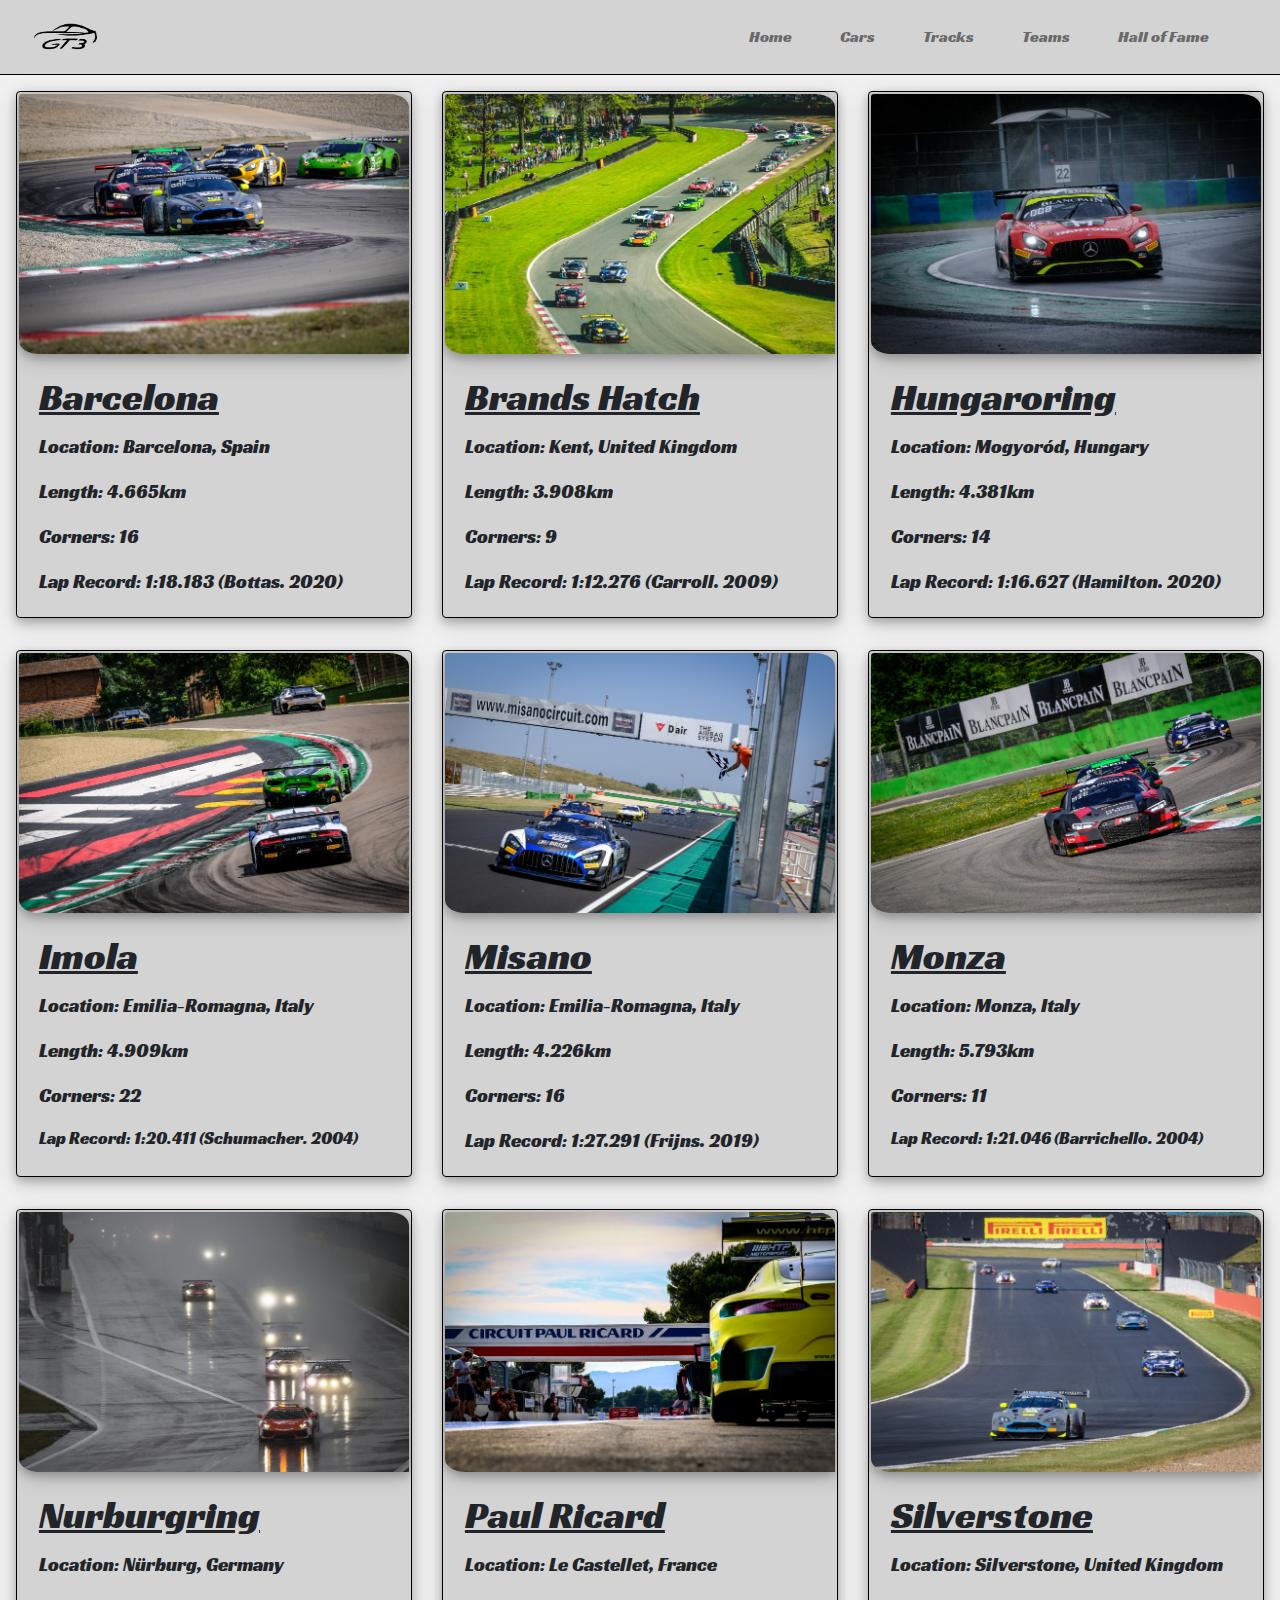
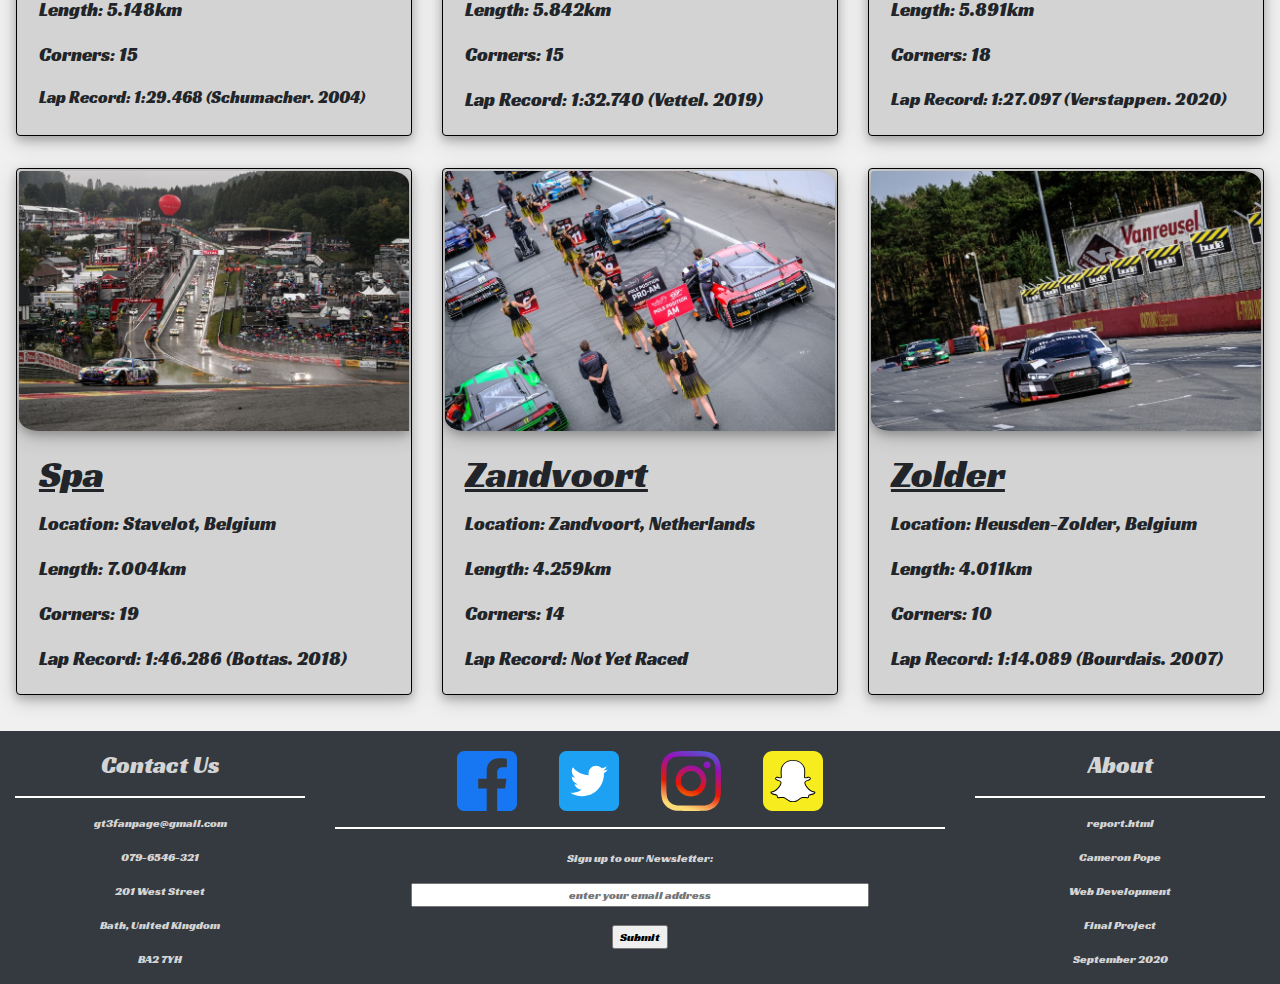
<file: tracks.html>
<!DOCTYPE HTML>

<html lang="en">

<head>
    <!-- See index.html for comments about the head section. Help with cards from https://getbootstrap.com/docs/4.0/components/card/ -->
    <title>GT3 Fanpage - Tracks</title>
    <meta charset="utf-8">
    <meta name="description" content="Fan made website for the Blancpain GT3 series">
    <meta name="author" content="Cameron Pope">
    <meta name="keywords" content="Blanpain, GT3, Motorsport, Racing">
    <meta name="viewport" content="width=device-width, initial-scale=1.0"> 
    <link rel="stylesheet" href="https://stackpath.bootstrapcdn.com/bootstrap/4.5.2/css/bootstrap.min.css" integrity="sha384-JcKb8q3iqJ61gNV9KGb8thSsNjpSL0n8PARn9HuZOnIxN0hoP+VmmDGMN5t9UJ0Z" crossorigin="anonymous">
    <script src="https://code.jquery.com/jquery-3.5.1.slim.min.js" integrity="sha384-DfXdz2htPH0lsSSs5nCTpuj/zy4C+OGpamoFVy38MVBnE+IbbVYUew+OrCXaRkfj" crossorigin="anonymous"></script>
    <script src="https://cdn.jsdelivr.net/npm/popper.js@1.16.1/dist/umd/popper.min.js" integrity="sha384-9/reFTGAW83EW2RDu2S0VKaIzap3H66lZH81PoYlFhbGU+6BZp6G7niu735Sk7lN" crossorigin="anonymous"></script>
    <script src="https://stackpath.bootstrapcdn.com/bootstrap/4.5.2/js/bootstrap.min.js" integrity="sha384-B4gt1jrGC7Jh4AgTPSdUtOBvfO8shuf57BaghqFfPlYxofvL8/KUEfYiJOMMV+rV" crossorigin="anonymous"></script>
    <link rel="stylesheet" type="text/css" href="CSS/style.css">
    <link href="https://fonts.googleapis.com/css2?family=Racing+Sans+One&display=swap" rel="stylesheet">
    <link rel="shortcut icon" type="image/x-icon" href="images/Logo_transparent.png">
    
</head>
    
<body>
    <!-- See index.html for navbar comments -->
    <nav class="navbar navbar-expand-md navbar-light sticky-top">
        <div class="container-fluid">
            <a class="navbar-brand" href="index.html"><img src="images/Logo_transparent.png" class="logo"></a>
            <button class="navbar-toggler" type="button" data-toggle="collapse" data-target="#navbarResponsive">
            <span class="navbar-toggler-icon"></span>
            </button>
            <div class="collapse navbar-collapse" id="navbarResponsive">
                <ul class="navbar-nav ml-auto">
                    <li class="nav-item">
                        <a class="nav-link" href="index.html">Home</a>
                    </li>
                    <li class="nav-item">
                        <a class="nav-link" href="cars.html">Cars</a>
                    </li>
                    <li class="nav-item">
                        <a class="nav-link" href="tracks.html">Tracks</a>
                    </li>
                    <li class="nav-item">
                        <a class="nav-link" href="teams.html">Teams</a>
                    </li>
                    <li class="nav-item">
                        <a class="nav-link" href="hall-of-fame.html">Hall of Fame</a>
                    </li>
                </ul>
            </div>
        </div>
    </nav>
    
    <!-- Contains the HTML for the main page content - the bootstrap cards. Bootstrap card classes used for the styling and layout. Help with cards from https://getbootstrap.com/docs/4.0/components/card/ -->
    <div class="card-deck">
        <div class="card">
            <!-- Contains the image for the card -->
            <img class="card-img-top" src="images/Tracks/barceclona.jpeg" alt="Aston Martin leads the pack at Barcelona">
            <!-- Contains the body of the card, which contains all the information displayed below the picture -->
            <div class="card-body">
                <h5 class="card-title">Barcelona</h5>
                <p class="card-text">Location: Barcelona, Spain</p>
                <p class="card-text">Length: 4.665km</p>
                <p class="card-text">Corners: 16</p>
                <p class="card-text">Lap Record: 1:18.183 (Bottas. 2020)</p>
            </div>
        </div>
        <div class="card">
            <img class="card-img-top" src="images/Tracks/brands-hatch.jpeg" alt="Aerial view of the pack at Brands Hatch">
            <div class="card-body">
                <h5 class="card-title">Brands Hatch</h5>
                <p class="card-text">Location: Kent, United Kingdom</p>
                <p class="card-text">Length: 3.908km</p>
                <p class="card-text">Corners: 9</p>
                <p class="card-text">Lap Record: 1:12.276 (Carroll. 2009)</p>
            </div>
        </div>
        <div class="card">
            <img class="card-img-top" src="images/Tracks/hungaroring.jpeg" alt="Mercedes AMG in the rain at Hungaroring">
            <div class="card-body">
                <h5 class="card-title">Hungaroring</h5>
                <p class="card-text">Location: Mogyoród, Hungary</p>
                <p class="card-text">Length: 4.381km</p>
                <p class="card-text">Corners: 14</p>
                <p class="card-text">Lap Record: 1:16.627 (Hamilton. 2020)</p>
            </div>
        </div>
    </div>
    <div class="card-deck">
        <div class="card">
            <img class="card-img-top" src="images/Tracks/imola.jpeg" alt="Audi chases down a Ferrari at Imola">
            <div class="card-body">
                <h5 class="card-title">Imola</h5>
                <p class="card-text">Location: Emilia-Romagna, Italy</p>
                <p class="card-text">Length: 4.909km</p>
                <p class="card-text">Corners: 22</p>
                <p class="card-text" style="font-size: 90%">Lap Record: 1:20.411 (Schumacher. 2004)</p>
            </div>
        </div>
        <div class="card">
            <img class="card-img-top" src="images/Tracks/misano.jpeg" alt="Mercedes AMG takes the checkered flag at Misano">
            <div class="card-body">
                <h5 class="card-title">Misano</h5>
                <p class="card-text">Location: Emilia-Romagna, Italy</p>
                <p class="card-text">Length: 4.226km</p>
                <p class="card-text">Corners: 16</p>
                <p class="card-text">Lap Record: 1:27.291 (Frijns. 2019)</p>
            </div>
        </div>
        <div class="card">
            <img class="card-img-top" src="images/Tracks/monza.jpeg" alt="Mercedes AMG hunting down two Audis at Monza">
            <div class="card-body">
                <h5 class="card-title">Monza</h5>
                <p class="card-text">Location: Monza, Italy</p>
                <p class="card-text">Length: 5.793km</p>
                <p class="card-text">Corners: 11</p>
                <p class="card-text" style="font-size: 90%">Lap Record: 1:21.046 (Barrichello. 2004)</p>
            </div>
        </div>
    </div>
    <div class="card-deck">
        <div class="card">
            <img class="card-img-top" src="images/Tracks/nurburgring.jpeg" alt="Safety car leads the start of the race in rainy conditions at Nurburgring">
            <div class="card-body">
                <h5 class="card-title">Nurburgring</h5>
                <p class="card-text">Location: Nürburg, Germany</p>
                <p class="card-text">Length: 5.148km</p>
                <p class="card-text">Corners: 15</p>
                <p class="card-text" style="font-size: 90%">Lap Record: 1:29.468 (Schumacher. 2004)</p>
            </div>
        </div>
        <div class="card">
            <img class="card-img-top" src="images/Tracks/paul-ricard.jpeg" alt="View down the pitlane behind an AMG at Paul Ricard">
            <div class="card-body">
                <h5 class="card-title">Paul Ricard</h5>
                <p class="card-text">Location: Le Castellet, France</p>
                <p class="card-text">Length: 5.842km</p>
                <p class="card-text">Corners: 15</p>
                <p class="card-text">Lap Record: 1:32.740 (Vettel. 2019)</p>
            </div>
        </div>
        <div class="card">
            <img class="card-img-top" src="images/Tracks/silverstone.jpeg" alt="Aston Martin leads the pack down the Hangar straight at Silverstone">
            <div class="card-body">
                <h5 class="card-title">Silverstone</h5>
                <p class="card-text">Location: Silverstone, United Kingdom</p>
                <p class="card-text">Length: 5.891km</p>
                <p class="card-text">Corners: 18</p>
                <p class="card-text" style="font-size: 95%">Lap Record: 1:27.097 (Verstappen. 2020)</p>
            </div>
        </div>
    </div>
    <div class="card-deck">
        <div class="card">
            <img class="card-img-top" src="images/Tracks/Spa.jpeg" alt="View down Raidillion at a rainy race start at Spa-Francorchamps">
            <div class="card-body">
                <h5 class="card-title">Spa</h5>
                <p class="card-text">Location: Stavelot, Belgium</p>
                <p class="card-text">Length: 7.004km</p>
                <p class="card-text">Corners: 19</p>
                <p class="card-text">Lap Record: 1:46.286 (Bottas. 2018)</p>
            </div>
        </div>
        <div class="card">
            <img class="card-img-top" src="images/Tracks/zandvoort.jpeg" alt="Aerial view of the starting grid at Zandvoort">
            <div class="card-body">
                <h5 class="card-title">Zandvoort</h5>
                <p class="card-text">Location: Zandvoort, Netherlands</p>
                <p class="card-text">Length: 4.259km</p>
                <p class="card-text">Corners: 14</p>
                <p class="card-text">Lap Record: Not Yet Raced</p>
            </div>
        </div>
        <div class="card">
            <img class="card-img-top" src="images/Tracks/zolder.jpeg" alt="Audi duo heads down the pit straight at Zolder">
            <div class="card-body">
                <h5 class="card-title">Zolder</h5>
                <p class="card-text">Location: Heusden-Zolder, Belgium</p>
                <p class="card-text">Length: 4.011km</p>
                <p class="card-text">Corners: 10</p>
                <p class="card-text">Lap Record: 1:14.089 (Bourdais. 2007)</p>
            </div>
        </div>
    </div>
    
     <!-- Contains HTML for the footer. Similar bootstrap classes used to the navbar for styling and layout -->
    <footer class="footer-dark bg-dark">
        <div class="container-fluid padding">
            <div class="row text-center footer-text">
                <!-- Column of width 3/12 for the contact us information -->
                <div class="col-md-3">
                    <h3 class="contact padding">Contact Us</h3>
                    <hr class="line">
                    <!-- When clicked on, will open an email to the specified address -->
                    <p><a href="mailto:gt3fanpage@gmail.com" class="email">gt3fanpage@gmail.com</a></p>
                    <p>079-6546-321</p>
                    <p>201 West Street</p>
                    <p>Bath, United Kingdom</p>
                    <p>BA2 7YH</p>
                </div>
                
                <!-- Column of width 6/12 Contains all of the social icons with links to the relevant pages. In a real site these will link directly to the social pages for the website. For the purposes of demonstration these direct to the home page of the site -->
                <div class="col-md-6 social padding">
                    <a href="https://www.facebook.com" target="_blank" class="socialIcons"><img src="images/facebook.svg" width="60px"></a>
                    <a href="https://www.twitter.com" target="_blank" class="socialIcons"><img src="images/twitter.svg" width="60px"></a>
                    <a href="https://www.instragram.com" target="_blank" class="socialIcons"><img src="images/instagram.svg" width="60px"></a>
                    <a href="https://www.snapchat.com" target="_blank" class="socialIcons"><img src="images/snapchat.svg" width="60px"></a>
                    <hr class="line">
                    
                    <!-- Contains the input box signing up to the newsletter, as well as javascript validation of the email to check it is in valid format before submission to the server -->
                    <div class="footerInput padding">
                        <div class="email">
                            <p class="label">Sign up to our Newsletter:</p>
                            <form name="emailValidation" action="#">
                                <div class="emailList">
                                    <li><input type = 'text' name = 'email' placeholder="enter your email address" class="inputBox"/></li>
                                    <li>&nbsp;</li>
                                    <li class="Validation"><input type="submit" name="Validation" value="Submit" onclick="EmailValidation(document.emailValidation.email)"></li>
                                </div>
                            </form>
                        </div>
                    </div>
                </div>
                
                <!-- Contains HTML for the "about" section -->
                <div class="col-md-3">
                    <h3 class="contact padding">About</h3>
                    <hr class="line">
                    <p><a href="report.html" class="report">report.html</a></p>
                    <p>Cameron Pope</p>
                    <p>Web Development</p>
                    <p> Final Project</p>
                    <p>September 2020</p>
                </div>
            </div>
        </div>
    </footer>
    
    <!-- Link to javascipt files -->
    <script src="javascript/email-validation.js"></script>
</body>
</html>
</file>
<file: CSS/style.css>
/* General CSS */

html, body {
    height: 100%;
    width: 100%;
    background-color: rgb(240,240,240);
    font-family: 'Racing Sans One', cursive;
}

.logo {
    width: 70px
}

.navbar {
    background-color: #d3d3d3;
    border-bottom: 1px solid black
}

.nav-item {
    margin-right: 2rem;
}


.padding {
    margin-top: 20px;
}

.footer-text {
    font-size: 12px;
    color: #d4d4d4;
}

.contact {
    font-size: 24px;
}

.socialIcons {
    padding: 20px;
}

.email, .report {
    color: #d4d4d4
}

.line {
    border: 1px solid white;
}

.inputBox {
    width: 75%;
    text-align: center;
}

.emailList {
    list-style-type: none;
}


/* index.html CSS */

.main-heading {
    text-align: center;
    padding-bottom: 0.5em;
    padding-top: 0.5em
}

.main-text {
    padding-left: 50px;
    padding-right: 50px;
    text-align: center;
}

.text-div {
    background-color: #d8d8d8;
    border: 1px solid black;
}

.img-div {
    background-color: #a1a1a1;
    padding: 20px;
    border: 1px solid black;
}

.btn-primary {
    margin: 0;
    position: relative;
    left: 50%;
    transform: translate(-50%);
}

.img-fluid {
    box-shadow: 0 4px 8px 0 rgba(0, 0, 0, 0.2), 0 6px 20px 0 rgba(0, 0, 0, 0.19);
    width: 080%;
    text-align: center;
    display: block;
    margin-left: auto;
    margin-right: auto;
    border: 20px solid lightgrey;
    border-style: outset;
}

.text-div {
    padding-bottom: 20px;
}

.car-img {
    width: 104%;
    height: 10%;
}

/* cars.html CSS */

.carousel-caption {
    text-align: left
}

.carousel-caption h4 {
    padding-bottom: 10px
}

/* tracks.html CSS */

.card {
    padding: 0.1em;
    background-color: lightgray;
    border: 1px solid black;
    white-space: nowrap;
    font-size: 1.5vw;
    box-shadow: 0 4px 8px 0 rgba(0, 0, 0, 0.2), 0 6px 20px 0 rgba(0, 0, 0, 0.19);
    overflow: hidden;
}

.card-title {
    font-size: 2em;
    text-align: left;
    text-decoration: underline;
}

.card-deck {
    padding: 1em
}

.card-img-top {
    border-bottom-left-radius: 5%;
    border-top-right-radius: 5%;
    box-shadow: 0 4px 8px 0 rgba(0, 0, 0, 0.2), 0 6px 20px 0 rgba(0, 0, 0, 0.19);
    transition: transform 0.5s ease;
}

.card-img-top:hover {
    transform: scale(1.1);
}

/* Hall of Fame CSS */

.team-card {
    margin-bottom: 10px;
    margin-left: 20px;
    margin-right: 20px;
    margin-top: 10px;
    border: 1px solid black;
    box-shadow: 0 4px 8px 0 rgba(0, 0, 0, 0.2), 0 6px 20px 0 rgba(0, 0, 0, 0.19);
      border-bottom-left-radius: 5%;
    border-top-right-radius: 5%;
}

.card-text-HOF {
    font-size: 1.4em;
}

.card-title-HOF {
    font-size: 1.8em
}


/* CSS styling for mobile viewing. Comes into effect when screen width is less than 768px */
@media (max-width: 768px) {

    .main-heading {
        padding-top: 0.5em;
    }
    
    .carousel-caption {
        font-size: 70%
    }
    
    .card-deck {
        display: grid;
        margin-bottom: -2em
    }
    .card {
        padding: 0.5em;
        margin-top: 1em;
    }
    
    .card-img-top:hover {
        transform: scale(1.05);
    }
    
    .card {
        font-size: 1.4em;
    }
    
    .card-title {
        font-size: 1.4em;
    }
    
    .card-text-HOF {
        font-size: 0.9em;
    }
    
    .card-title-HOF {
        font-size: 1.2em
    }
 
}
</file>
